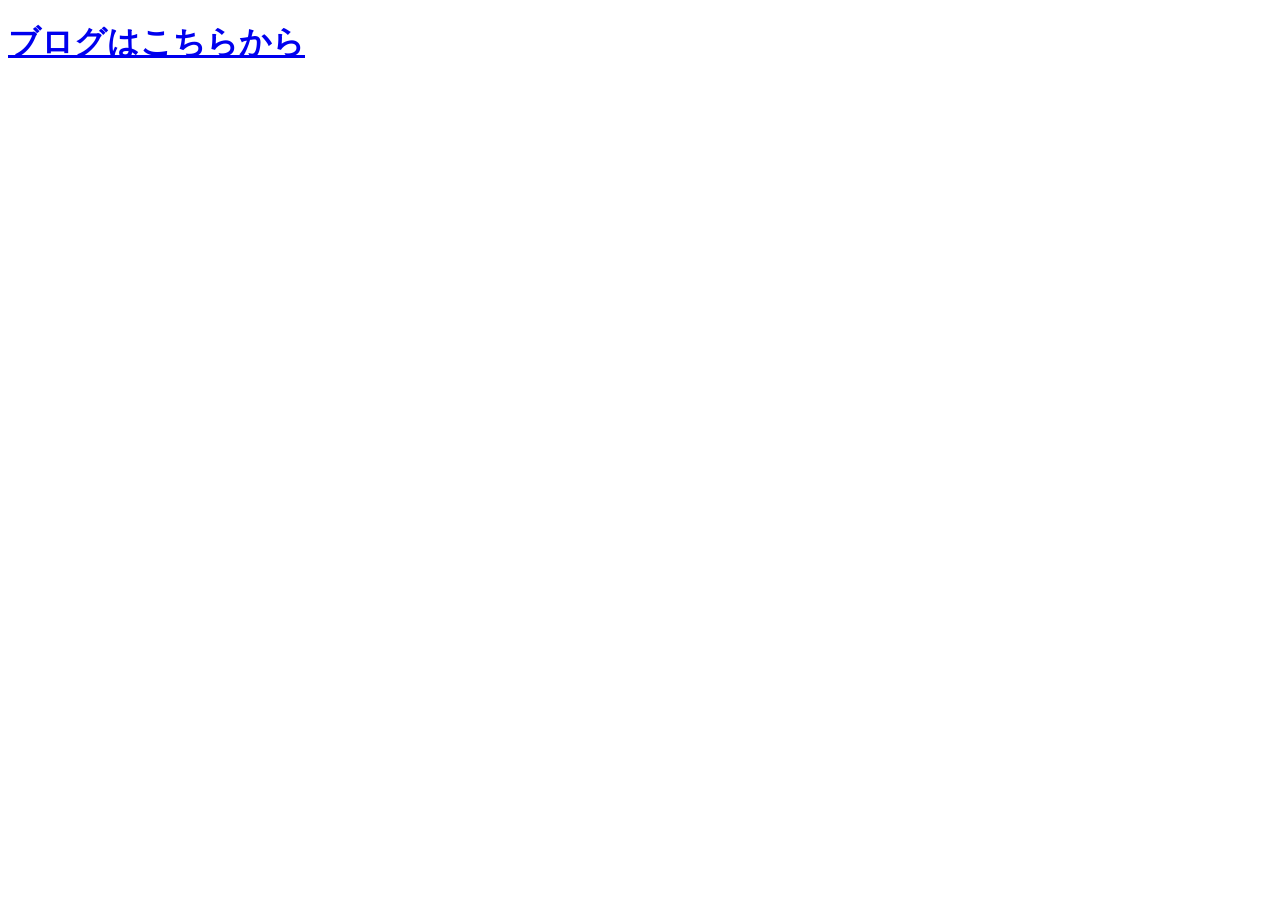
<file: index.html>
<!DOCTYPE html>
<html lang="en">
<head>
	<meta charset="UTF-8">
	<meta http-equiv="X-UA-Compatible" content="IE=edge">
	<meta name="viewport" content="width=device-width, initial-scale=1.0">
	<title>HoiLen Home</title>
</head>
<body>
	<h1><a href="./book/index.html">ブログはこちらから</a></h1>
</body>
</html>
</file>
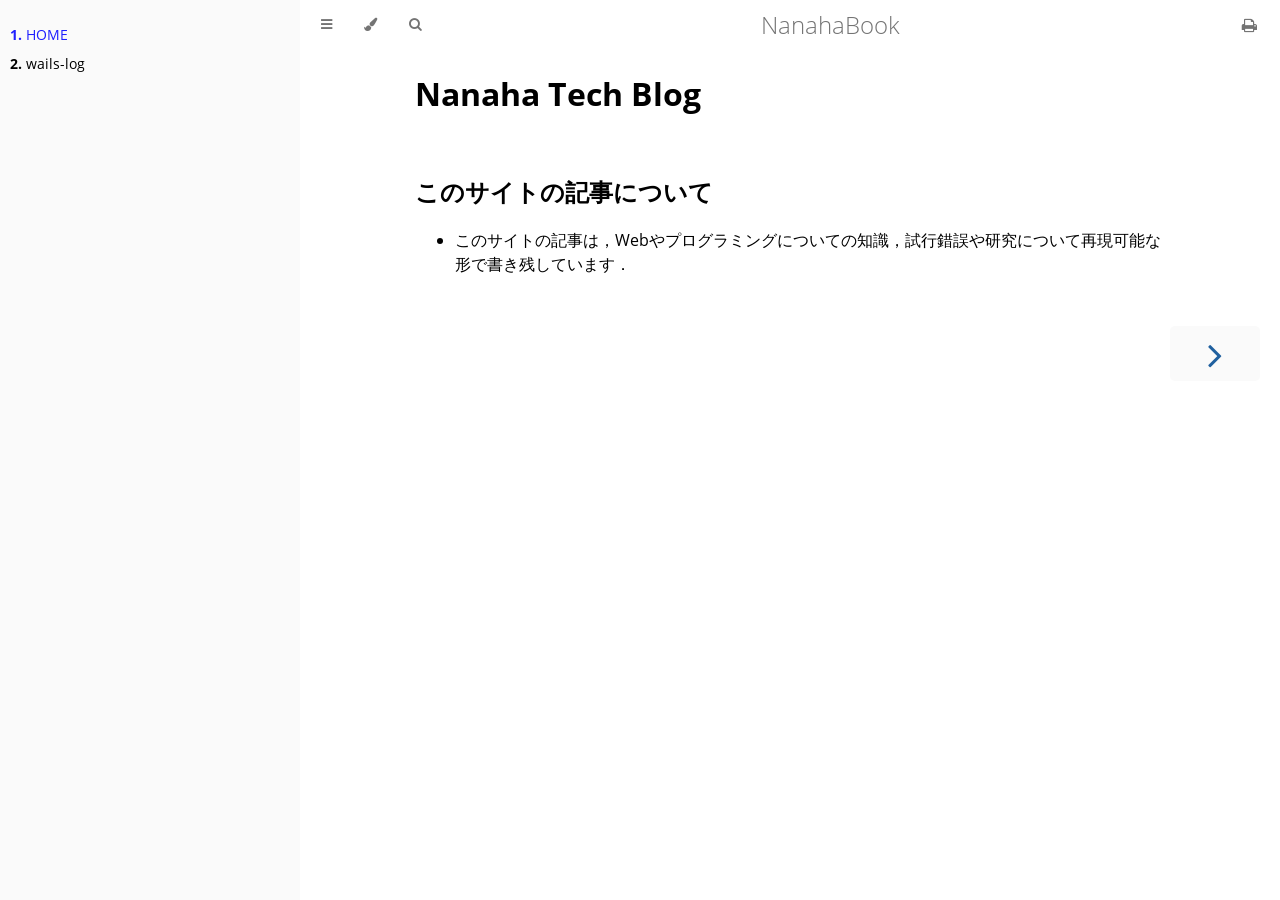
<file: book/index.html>
<!DOCTYPE HTML>
<html lang="en" class="sidebar-visible no-js light">
    <head>
        <!-- Book generated using mdBook -->
        <meta charset="UTF-8">
        <title>HOME - NanahaBook</title>


        <!-- Custom HTML head -->
        
        <meta name="description" content="">
        <meta name="viewport" content="width=device-width, initial-scale=1">
        <meta name="theme-color" content="#ffffff" />

        <link rel="icon" href="favicon.svg">
        <link rel="shortcut icon" href="favicon.png">
        <link rel="stylesheet" href="css/variables.css">
        <link rel="stylesheet" href="css/general.css">
        <link rel="stylesheet" href="css/chrome.css">
        <link rel="stylesheet" href="css/print.css" media="print">

        <!-- Fonts -->
        <link rel="stylesheet" href="FontAwesome/css/font-awesome.css">
        <link rel="stylesheet" href="fonts/fonts.css">

        <!-- Highlight.js Stylesheets -->
        <link rel="stylesheet" href="highlight.css">
        <link rel="stylesheet" href="tomorrow-night.css">
        <link rel="stylesheet" href="ayu-highlight.css">

        <!-- Custom theme stylesheets -->

    </head>
    <body>
    <div id="body-container">
        <!-- Provide site root to javascript -->
        <script>
            var path_to_root = "";
            var default_theme = window.matchMedia("(prefers-color-scheme: dark)").matches ? "navy" : "light";
        </script>

        <!-- Work around some values being stored in localStorage wrapped in quotes -->
        <script>
            try {
                var theme = localStorage.getItem('mdbook-theme');
                var sidebar = localStorage.getItem('mdbook-sidebar');

                if (theme.startsWith('"') && theme.endsWith('"')) {
                    localStorage.setItem('mdbook-theme', theme.slice(1, theme.length - 1));
                }

                if (sidebar.startsWith('"') && sidebar.endsWith('"')) {
                    localStorage.setItem('mdbook-sidebar', sidebar.slice(1, sidebar.length - 1));
                }
            } catch (e) { }
        </script>

        <!-- Set the theme before any content is loaded, prevents flash -->
        <script>
            var theme;
            try { theme = localStorage.getItem('mdbook-theme'); } catch(e) { }
            if (theme === null || theme === undefined) { theme = default_theme; }
            var html = document.querySelector('html');
            html.classList.remove('no-js')
            html.classList.remove('light')
            html.classList.add(theme);
            html.classList.add('js');
        </script>

        <!-- Hide / unhide sidebar before it is displayed -->
        <script>
            var html = document.querySelector('html');
            var sidebar = null;
            if (document.body.clientWidth >= 1080) {
                try { sidebar = localStorage.getItem('mdbook-sidebar'); } catch(e) { }
                sidebar = sidebar || 'visible';
            } else {
                sidebar = 'hidden';
            }
            html.classList.remove('sidebar-visible');
            html.classList.add("sidebar-" + sidebar);
        </script>

        <nav id="sidebar" class="sidebar" aria-label="Table of contents">
            <div class="sidebar-scrollbox">
                <ol class="chapter"><li class="chapter-item expanded "><a href="home.html" class="active"><strong aria-hidden="true">1.</strong> HOME</a></li><li class="chapter-item expanded "><a href="wails-log.html"><strong aria-hidden="true">2.</strong> wails-log</a></li></ol>
            </div>
            <div id="sidebar-resize-handle" class="sidebar-resize-handle"></div>
        </nav>

        <div id="page-wrapper" class="page-wrapper">

            <div class="page">
                                <div id="menu-bar-hover-placeholder"></div>
                <div id="menu-bar" class="menu-bar sticky bordered">
                    <div class="left-buttons">
                        <button id="sidebar-toggle" class="icon-button" type="button" title="Toggle Table of Contents" aria-label="Toggle Table of Contents" aria-controls="sidebar">
                            <i class="fa fa-bars"></i>
                        </button>
                        <button id="theme-toggle" class="icon-button" type="button" title="Change theme" aria-label="Change theme" aria-haspopup="true" aria-expanded="false" aria-controls="theme-list">
                            <i class="fa fa-paint-brush"></i>
                        </button>
                        <ul id="theme-list" class="theme-popup" aria-label="Themes" role="menu">
                            <li role="none"><button role="menuitem" class="theme" id="light">Light</button></li>
                            <li role="none"><button role="menuitem" class="theme" id="rust">Rust</button></li>
                            <li role="none"><button role="menuitem" class="theme" id="coal">Coal</button></li>
                            <li role="none"><button role="menuitem" class="theme" id="navy">Navy</button></li>
                            <li role="none"><button role="menuitem" class="theme" id="ayu">Ayu</button></li>
                        </ul>
                        <button id="search-toggle" class="icon-button" type="button" title="Search. (Shortkey: s)" aria-label="Toggle Searchbar" aria-expanded="false" aria-keyshortcuts="S" aria-controls="searchbar">
                            <i class="fa fa-search"></i>
                        </button>
                    </div>

                    <h1 class="menu-title">NanahaBook</h1>

                    <div class="right-buttons">
                        <a href="print.html" title="Print this book" aria-label="Print this book">
                            <i id="print-button" class="fa fa-print"></i>
                        </a>

                    </div>
                </div>

                <div id="search-wrapper" class="hidden">
                    <form id="searchbar-outer" class="searchbar-outer">
                        <input type="search" id="searchbar" name="searchbar" placeholder="Search this book ..." aria-controls="searchresults-outer" aria-describedby="searchresults-header">
                    </form>
                    <div id="searchresults-outer" class="searchresults-outer hidden">
                        <div id="searchresults-header" class="searchresults-header"></div>
                        <ul id="searchresults">
                        </ul>
                    </div>
                </div>

                <!-- Apply ARIA attributes after the sidebar and the sidebar toggle button are added to the DOM -->
                <script>
                    document.getElementById('sidebar-toggle').setAttribute('aria-expanded', sidebar === 'visible');
                    document.getElementById('sidebar').setAttribute('aria-hidden', sidebar !== 'visible');
                    Array.from(document.querySelectorAll('#sidebar a')).forEach(function(link) {
                        link.setAttribute('tabIndex', sidebar === 'visible' ? 0 : -1);
                    });
                </script>

                <div id="content" class="content">
                    <main>
                        <h1 id="nanaha-tech-blog"><a class="header" href="#nanaha-tech-blog">Nanaha Tech Blog</a></h1>
<h2 id="このサイトの記事について"><a class="header" href="#このサイトの記事について">このサイトの記事について</a></h2>
<ul>
<li>このサイトの記事は，Webやプログラミングについての知識，試行錯誤や研究について再現可能な形で書き残しています．</li>
</ul>

                    </main>

                    <nav class="nav-wrapper" aria-label="Page navigation">
                        <!-- Mobile navigation buttons -->

                            <a rel="next" href="wails-log.html" class="mobile-nav-chapters next" title="Next chapter" aria-label="Next chapter" aria-keyshortcuts="Right">
                                <i class="fa fa-angle-right"></i>
                            </a>

                        <div style="clear: both"></div>
                    </nav>
                </div>
            </div>

            <nav class="nav-wide-wrapper" aria-label="Page navigation">

                    <a rel="next" href="wails-log.html" class="nav-chapters next" title="Next chapter" aria-label="Next chapter" aria-keyshortcuts="Right">
                        <i class="fa fa-angle-right"></i>
                    </a>
            </nav>

        </div>




        <script>
            window.playground_copyable = true;
        </script>


        <script src="elasticlunr.min.js"></script>
        <script src="mark.min.js"></script>
        <script src="searcher.js"></script>

        <script src="clipboard.min.js"></script>
        <script src="highlight.js"></script>
        <script src="book.js"></script>

        <!-- Custom JS scripts -->


    </div>
    </body>
</html>
</file>
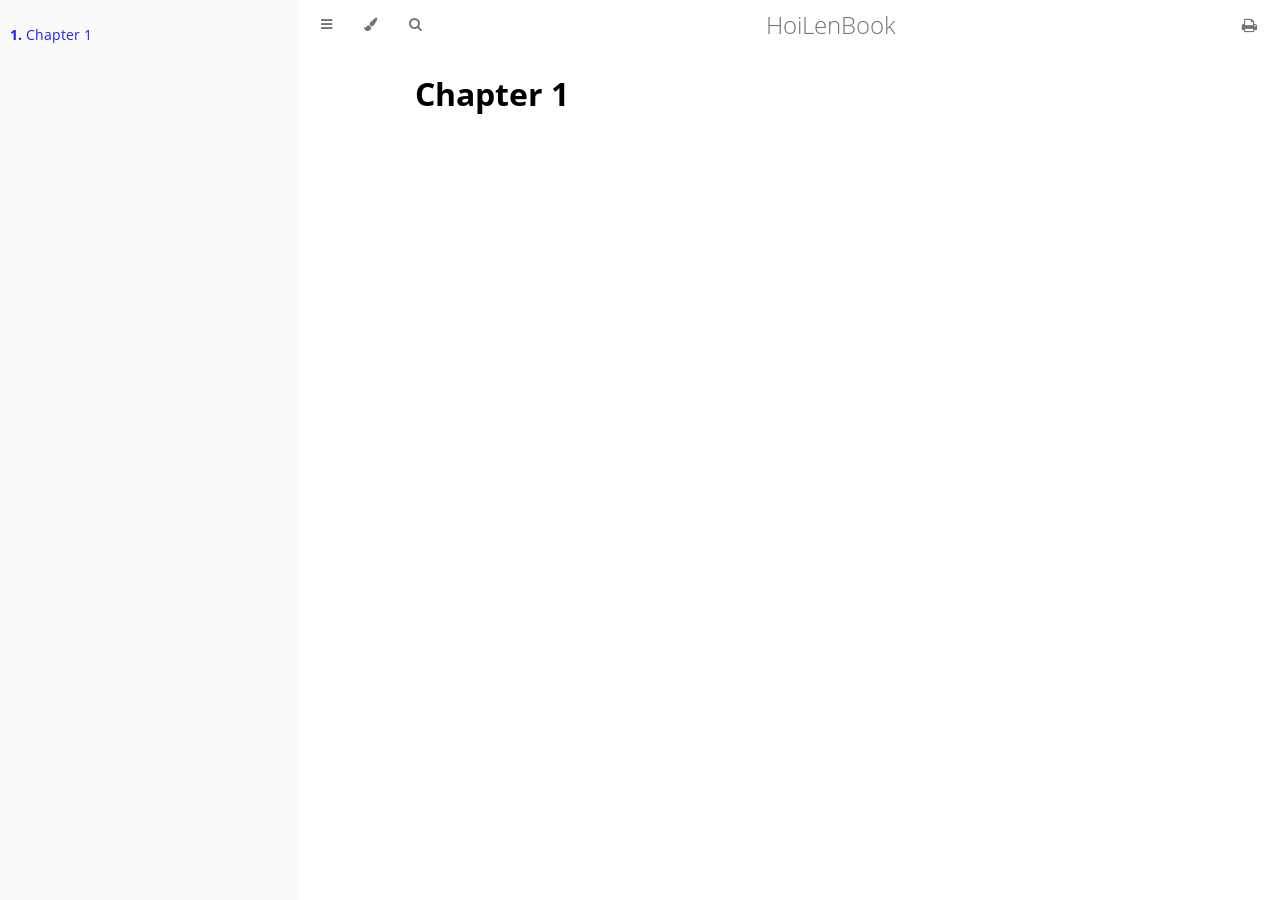
<file: book/chapter_1.html>
<!DOCTYPE HTML>
<html lang="en" class="sidebar-visible no-js light">
    <head>
        <!-- Book generated using mdBook -->
        <meta charset="UTF-8">
        <title>Chapter 1 - HoiLenBook</title>


        <!-- Custom HTML head -->
        
        <meta name="description" content="">
        <meta name="viewport" content="width=device-width, initial-scale=1">
        <meta name="theme-color" content="#ffffff" />

        <link rel="icon" href="favicon.svg">
        <link rel="shortcut icon" href="favicon.png">
        <link rel="stylesheet" href="css/variables.css">
        <link rel="stylesheet" href="css/general.css">
        <link rel="stylesheet" href="css/chrome.css">
        <link rel="stylesheet" href="css/print.css" media="print">

        <!-- Fonts -->
        <link rel="stylesheet" href="FontAwesome/css/font-awesome.css">
        <link rel="stylesheet" href="fonts/fonts.css">

        <!-- Highlight.js Stylesheets -->
        <link rel="stylesheet" href="highlight.css">
        <link rel="stylesheet" href="tomorrow-night.css">
        <link rel="stylesheet" href="ayu-highlight.css">

        <!-- Custom theme stylesheets -->

    </head>
    <body>
    <div id="body-container">
        <!-- Provide site root to javascript -->
        <script>
            var path_to_root = "";
            var default_theme = window.matchMedia("(prefers-color-scheme: dark)").matches ? "navy" : "light";
        </script>

        <!-- Work around some values being stored in localStorage wrapped in quotes -->
        <script>
            try {
                var theme = localStorage.getItem('mdbook-theme');
                var sidebar = localStorage.getItem('mdbook-sidebar');

                if (theme.startsWith('"') && theme.endsWith('"')) {
                    localStorage.setItem('mdbook-theme', theme.slice(1, theme.length - 1));
                }

                if (sidebar.startsWith('"') && sidebar.endsWith('"')) {
                    localStorage.setItem('mdbook-sidebar', sidebar.slice(1, sidebar.length - 1));
                }
            } catch (e) { }
        </script>

        <!-- Set the theme before any content is loaded, prevents flash -->
        <script>
            var theme;
            try { theme = localStorage.getItem('mdbook-theme'); } catch(e) { }
            if (theme === null || theme === undefined) { theme = default_theme; }
            var html = document.querySelector('html');
            html.classList.remove('no-js')
            html.classList.remove('light')
            html.classList.add(theme);
            html.classList.add('js');
        </script>

        <!-- Hide / unhide sidebar before it is displayed -->
        <script>
            var html = document.querySelector('html');
            var sidebar = null;
            if (document.body.clientWidth >= 1080) {
                try { sidebar = localStorage.getItem('mdbook-sidebar'); } catch(e) { }
                sidebar = sidebar || 'visible';
            } else {
                sidebar = 'hidden';
            }
            html.classList.remove('sidebar-visible');
            html.classList.add("sidebar-" + sidebar);
        </script>

        <nav id="sidebar" class="sidebar" aria-label="Table of contents">
            <div class="sidebar-scrollbox">
                <ol class="chapter"><li class="chapter-item expanded "><a href="chapter_1.html" class="active"><strong aria-hidden="true">1.</strong> Chapter 1</a></li></ol>
            </div>
            <div id="sidebar-resize-handle" class="sidebar-resize-handle"></div>
        </nav>

        <div id="page-wrapper" class="page-wrapper">

            <div class="page">
                                <div id="menu-bar-hover-placeholder"></div>
                <div id="menu-bar" class="menu-bar sticky bordered">
                    <div class="left-buttons">
                        <button id="sidebar-toggle" class="icon-button" type="button" title="Toggle Table of Contents" aria-label="Toggle Table of Contents" aria-controls="sidebar">
                            <i class="fa fa-bars"></i>
                        </button>
                        <button id="theme-toggle" class="icon-button" type="button" title="Change theme" aria-label="Change theme" aria-haspopup="true" aria-expanded="false" aria-controls="theme-list">
                            <i class="fa fa-paint-brush"></i>
                        </button>
                        <ul id="theme-list" class="theme-popup" aria-label="Themes" role="menu">
                            <li role="none"><button role="menuitem" class="theme" id="light">Light</button></li>
                            <li role="none"><button role="menuitem" class="theme" id="rust">Rust</button></li>
                            <li role="none"><button role="menuitem" class="theme" id="coal">Coal</button></li>
                            <li role="none"><button role="menuitem" class="theme" id="navy">Navy</button></li>
                            <li role="none"><button role="menuitem" class="theme" id="ayu">Ayu</button></li>
                        </ul>
                        <button id="search-toggle" class="icon-button" type="button" title="Search. (Shortkey: s)" aria-label="Toggle Searchbar" aria-expanded="false" aria-keyshortcuts="S" aria-controls="searchbar">
                            <i class="fa fa-search"></i>
                        </button>
                    </div>

                    <h1 class="menu-title">HoiLenBook</h1>

                    <div class="right-buttons">
                        <a href="print.html" title="Print this book" aria-label="Print this book">
                            <i id="print-button" class="fa fa-print"></i>
                        </a>

                    </div>
                </div>

                <div id="search-wrapper" class="hidden">
                    <form id="searchbar-outer" class="searchbar-outer">
                        <input type="search" id="searchbar" name="searchbar" placeholder="Search this book ..." aria-controls="searchresults-outer" aria-describedby="searchresults-header">
                    </form>
                    <div id="searchresults-outer" class="searchresults-outer hidden">
                        <div id="searchresults-header" class="searchresults-header"></div>
                        <ul id="searchresults">
                        </ul>
                    </div>
                </div>

                <!-- Apply ARIA attributes after the sidebar and the sidebar toggle button are added to the DOM -->
                <script>
                    document.getElementById('sidebar-toggle').setAttribute('aria-expanded', sidebar === 'visible');
                    document.getElementById('sidebar').setAttribute('aria-hidden', sidebar !== 'visible');
                    Array.from(document.querySelectorAll('#sidebar a')).forEach(function(link) {
                        link.setAttribute('tabIndex', sidebar === 'visible' ? 0 : -1);
                    });
                </script>

                <div id="content" class="content">
                    <main>
                        <h1 id="chapter-1"><a class="header" href="#chapter-1">Chapter 1</a></h1>

                    </main>

                    <nav class="nav-wrapper" aria-label="Page navigation">
                        <!-- Mobile navigation buttons -->


                        <div style="clear: both"></div>
                    </nav>
                </div>
            </div>

            <nav class="nav-wide-wrapper" aria-label="Page navigation">

            </nav>

        </div>

        <!-- Livereload script (if served using the cli tool) -->
        <script>
            const wsProtocol = location.protocol === 'https:' ? 'wss:' : 'ws:';
            const wsAddress = wsProtocol + "//" + location.host + "/" + "__livereload";
            const socket = new WebSocket(wsAddress);
            socket.onmessage = function (event) {
                if (event.data === "reload") {
                    socket.close();
                    location.reload();
                }
            };

            window.onbeforeunload = function() {
                socket.close();
            }
        </script>



        <script>
            window.playground_copyable = true;
        </script>


        <script src="elasticlunr.min.js"></script>
        <script src="mark.min.js"></script>
        <script src="searcher.js"></script>

        <script src="clipboard.min.js"></script>
        <script src="highlight.js"></script>
        <script src="book.js"></script>

        <!-- Custom JS scripts -->


    </div>
    </body>
</html>
</file>
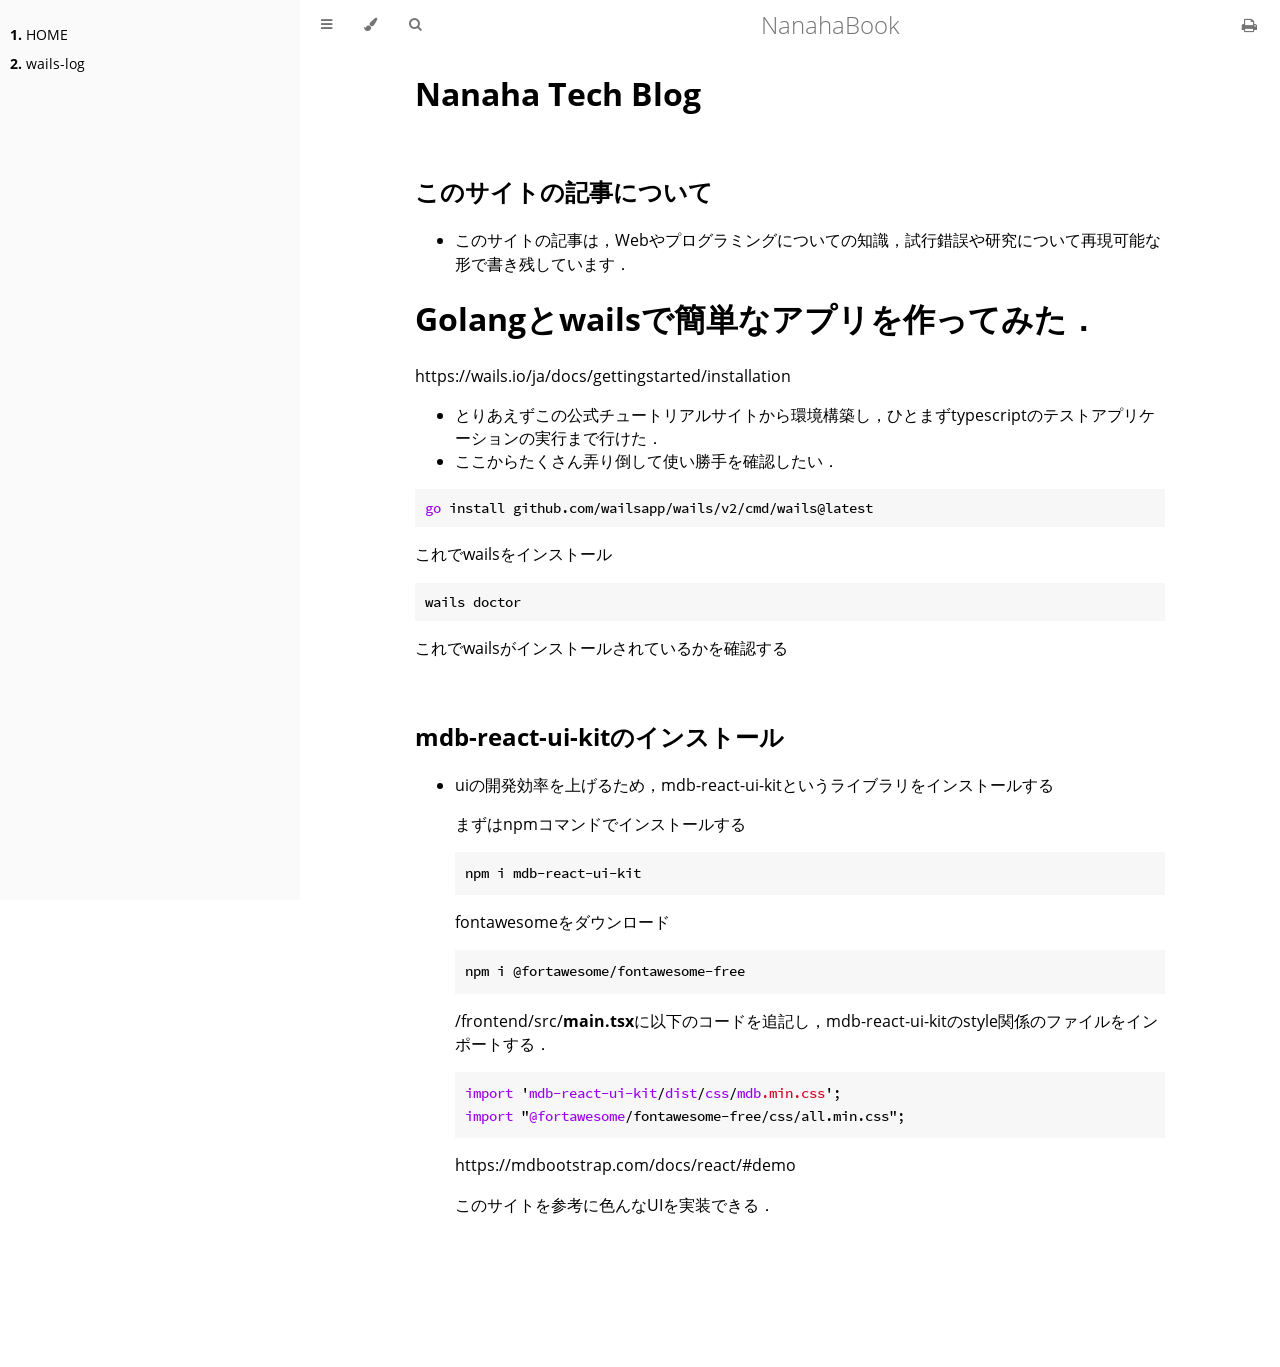
<file: book/print.html>
<!DOCTYPE HTML>
<html lang="en" class="sidebar-visible no-js light">
    <head>
        <!-- Book generated using mdBook -->
        <meta charset="UTF-8">
        <title>NanahaBook</title>
        <meta name="robots" content="noindex" />


        <!-- Custom HTML head -->
        
        <meta name="description" content="">
        <meta name="viewport" content="width=device-width, initial-scale=1">
        <meta name="theme-color" content="#ffffff" />

        <link rel="icon" href="favicon.svg">
        <link rel="shortcut icon" href="favicon.png">
        <link rel="stylesheet" href="css/variables.css">
        <link rel="stylesheet" href="css/general.css">
        <link rel="stylesheet" href="css/chrome.css">
        <link rel="stylesheet" href="css/print.css" media="print">

        <!-- Fonts -->
        <link rel="stylesheet" href="FontAwesome/css/font-awesome.css">
        <link rel="stylesheet" href="fonts/fonts.css">

        <!-- Highlight.js Stylesheets -->
        <link rel="stylesheet" href="highlight.css">
        <link rel="stylesheet" href="tomorrow-night.css">
        <link rel="stylesheet" href="ayu-highlight.css">

        <!-- Custom theme stylesheets -->

    </head>
    <body>
    <div id="body-container">
        <!-- Provide site root to javascript -->
        <script>
            var path_to_root = "";
            var default_theme = window.matchMedia("(prefers-color-scheme: dark)").matches ? "navy" : "light";
        </script>

        <!-- Work around some values being stored in localStorage wrapped in quotes -->
        <script>
            try {
                var theme = localStorage.getItem('mdbook-theme');
                var sidebar = localStorage.getItem('mdbook-sidebar');

                if (theme.startsWith('"') && theme.endsWith('"')) {
                    localStorage.setItem('mdbook-theme', theme.slice(1, theme.length - 1));
                }

                if (sidebar.startsWith('"') && sidebar.endsWith('"')) {
                    localStorage.setItem('mdbook-sidebar', sidebar.slice(1, sidebar.length - 1));
                }
            } catch (e) { }
        </script>

        <!-- Set the theme before any content is loaded, prevents flash -->
        <script>
            var theme;
            try { theme = localStorage.getItem('mdbook-theme'); } catch(e) { }
            if (theme === null || theme === undefined) { theme = default_theme; }
            var html = document.querySelector('html');
            html.classList.remove('no-js')
            html.classList.remove('light')
            html.classList.add(theme);
            html.classList.add('js');
        </script>

        <!-- Hide / unhide sidebar before it is displayed -->
        <script>
            var html = document.querySelector('html');
            var sidebar = null;
            if (document.body.clientWidth >= 1080) {
                try { sidebar = localStorage.getItem('mdbook-sidebar'); } catch(e) { }
                sidebar = sidebar || 'visible';
            } else {
                sidebar = 'hidden';
            }
            html.classList.remove('sidebar-visible');
            html.classList.add("sidebar-" + sidebar);
        </script>

        <nav id="sidebar" class="sidebar" aria-label="Table of contents">
            <div class="sidebar-scrollbox">
                <ol class="chapter"><li class="chapter-item expanded "><a href="home.html"><strong aria-hidden="true">1.</strong> HOME</a></li><li class="chapter-item expanded "><a href="wails-log.html"><strong aria-hidden="true">2.</strong> wails-log</a></li></ol>
            </div>
            <div id="sidebar-resize-handle" class="sidebar-resize-handle"></div>
        </nav>

        <div id="page-wrapper" class="page-wrapper">

            <div class="page">
                                <div id="menu-bar-hover-placeholder"></div>
                <div id="menu-bar" class="menu-bar sticky bordered">
                    <div class="left-buttons">
                        <button id="sidebar-toggle" class="icon-button" type="button" title="Toggle Table of Contents" aria-label="Toggle Table of Contents" aria-controls="sidebar">
                            <i class="fa fa-bars"></i>
                        </button>
                        <button id="theme-toggle" class="icon-button" type="button" title="Change theme" aria-label="Change theme" aria-haspopup="true" aria-expanded="false" aria-controls="theme-list">
                            <i class="fa fa-paint-brush"></i>
                        </button>
                        <ul id="theme-list" class="theme-popup" aria-label="Themes" role="menu">
                            <li role="none"><button role="menuitem" class="theme" id="light">Light</button></li>
                            <li role="none"><button role="menuitem" class="theme" id="rust">Rust</button></li>
                            <li role="none"><button role="menuitem" class="theme" id="coal">Coal</button></li>
                            <li role="none"><button role="menuitem" class="theme" id="navy">Navy</button></li>
                            <li role="none"><button role="menuitem" class="theme" id="ayu">Ayu</button></li>
                        </ul>
                        <button id="search-toggle" class="icon-button" type="button" title="Search. (Shortkey: s)" aria-label="Toggle Searchbar" aria-expanded="false" aria-keyshortcuts="S" aria-controls="searchbar">
                            <i class="fa fa-search"></i>
                        </button>
                    </div>

                    <h1 class="menu-title">NanahaBook</h1>

                    <div class="right-buttons">
                        <a href="print.html" title="Print this book" aria-label="Print this book">
                            <i id="print-button" class="fa fa-print"></i>
                        </a>

                    </div>
                </div>

                <div id="search-wrapper" class="hidden">
                    <form id="searchbar-outer" class="searchbar-outer">
                        <input type="search" id="searchbar" name="searchbar" placeholder="Search this book ..." aria-controls="searchresults-outer" aria-describedby="searchresults-header">
                    </form>
                    <div id="searchresults-outer" class="searchresults-outer hidden">
                        <div id="searchresults-header" class="searchresults-header"></div>
                        <ul id="searchresults">
                        </ul>
                    </div>
                </div>

                <!-- Apply ARIA attributes after the sidebar and the sidebar toggle button are added to the DOM -->
                <script>
                    document.getElementById('sidebar-toggle').setAttribute('aria-expanded', sidebar === 'visible');
                    document.getElementById('sidebar').setAttribute('aria-hidden', sidebar !== 'visible');
                    Array.from(document.querySelectorAll('#sidebar a')).forEach(function(link) {
                        link.setAttribute('tabIndex', sidebar === 'visible' ? 0 : -1);
                    });
                </script>

                <div id="content" class="content">
                    <main>
                        <h1 id="nanaha-tech-blog"><a class="header" href="#nanaha-tech-blog">Nanaha Tech Blog</a></h1>
<h2 id="このサイトの記事について"><a class="header" href="#このサイトの記事について">このサイトの記事について</a></h2>
<ul>
<li>このサイトの記事は，Webやプログラミングについての知識，試行錯誤や研究について再現可能な形で書き残しています．</li>
</ul>
<div style="break-before: page; page-break-before: always;"></div><h1 id="golangとwailsで簡単なアプリを作ってみた"><a class="header" href="#golangとwailsで簡単なアプリを作ってみた">Golangとwailsで簡単なアプリを作ってみた．</a></h1>
<p>https://wails.io/ja/docs/gettingstarted/installation</p>
<ul>
<li>とりあえずこの公式チュートリアルサイトから環境構築し，ひとまずtypescriptのテストアプリケーションの実行まで行けた．</li>
<li>ここからたくさん弄り倒して使い勝手を確認したい．</li>
</ul>
<pre><code class="language-go">go install github.com/wailsapp/wails/v2/cmd/wails@latest
</code></pre>
<p>これでwailsをインストール</p>
<pre><code class="language-go">wails doctor
</code></pre>
<p>これでwailsがインストールされているかを確認する</p>
<h2 id="mdb-react-ui-kitのインストール"><a class="header" href="#mdb-react-ui-kitのインストール">mdb-react-ui-kitのインストール</a></h2>
<ul>
<li>
<p>uiの開発効率を上げるため，mdb-react-ui-kitというライブラリをインストールする</p>
<p>まずはnpmコマンドでインストールする</p>
<pre><code class="language-bash">npm i mdb-react-ui-kit
</code></pre>
<p>fontawesomeをダウンロード</p>
<pre><code class="language-bash">npm i @fortawesome/fontawesome-free
</code></pre>
<p>/frontend/src/<strong>main.tsx</strong>に以下のコードを追記し，mdb-react-ui-kitのstyle関係のファイルをインポートする．</p>
<pre><code class="language-css">import 'mdb-react-ui-kit/dist/css/mdb.min.css';
import &quot;@fortawesome/fontawesome-free/css/all.min.css&quot;;
</code></pre>
<p>https://mdbootstrap.com/docs/react/#demo</p>
<p>このサイトを参考に色んなUIを実装できる．</p>
</li>
</ul>

                    </main>

                    <nav class="nav-wrapper" aria-label="Page navigation">
                        <!-- Mobile navigation buttons -->


                        <div style="clear: both"></div>
                    </nav>
                </div>
            </div>

            <nav class="nav-wide-wrapper" aria-label="Page navigation">

            </nav>

        </div>




        <script>
            window.playground_copyable = true;
        </script>


        <script src="elasticlunr.min.js"></script>
        <script src="mark.min.js"></script>
        <script src="searcher.js"></script>

        <script src="clipboard.min.js"></script>
        <script src="highlight.js"></script>
        <script src="book.js"></script>

        <!-- Custom JS scripts -->

        <script>
        window.addEventListener('load', function() {
            window.setTimeout(window.print, 100);
        });
        </script>

    </div>
    </body>
</html>
</file>
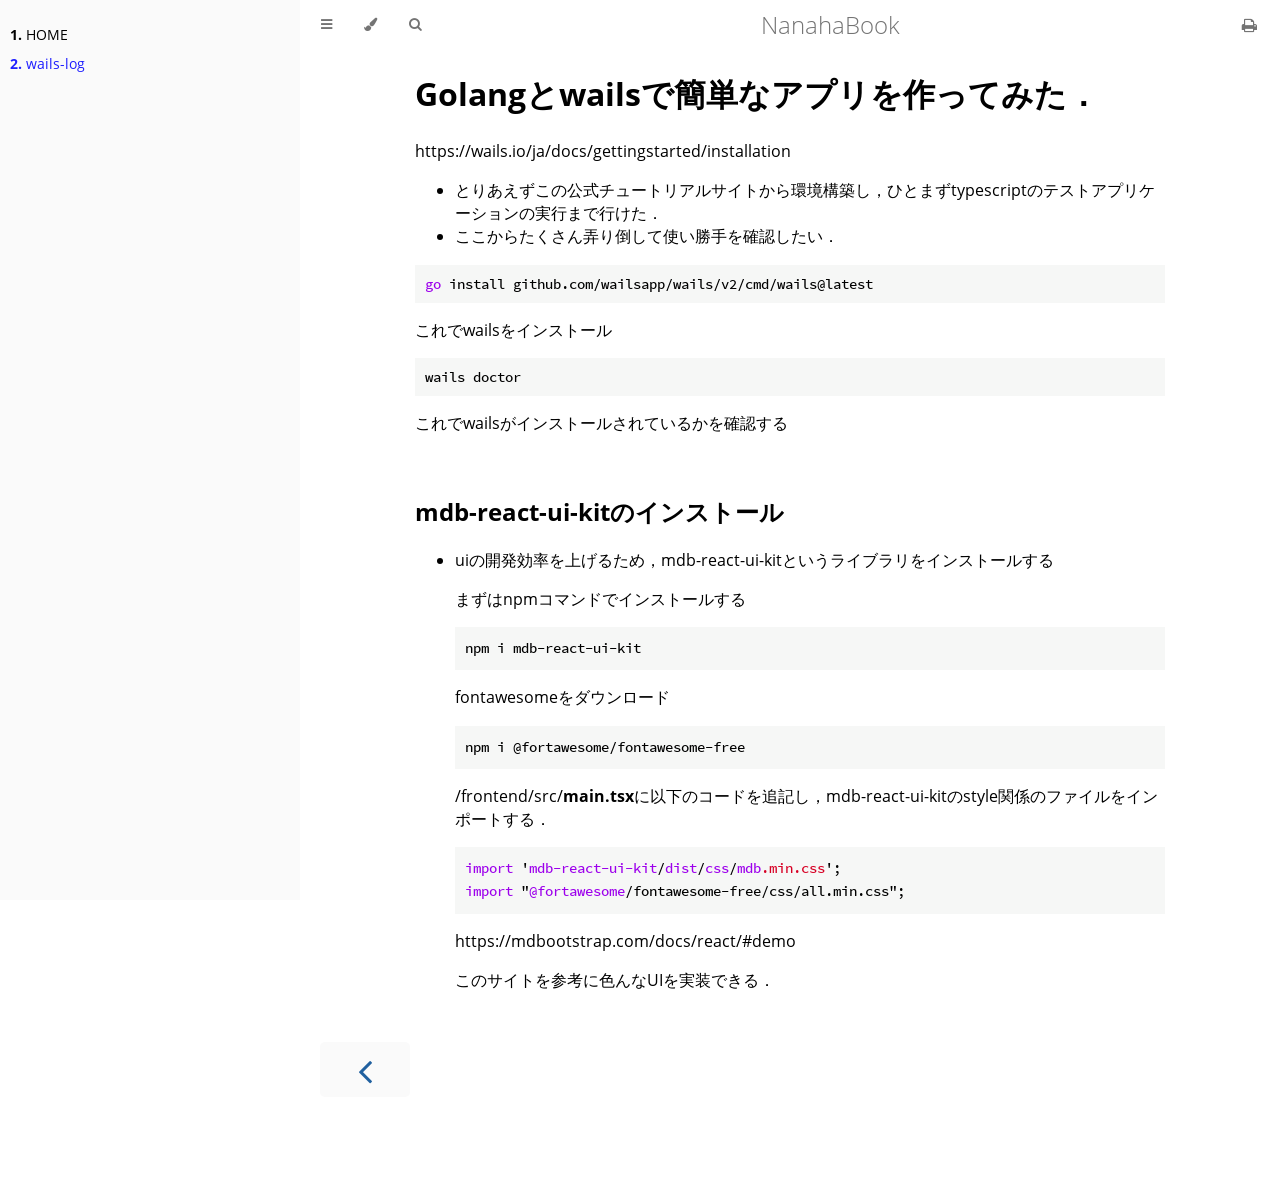
<file: book/wails-log.html>
<!DOCTYPE HTML>
<html lang="en" class="sidebar-visible no-js light">
    <head>
        <!-- Book generated using mdBook -->
        <meta charset="UTF-8">
        <title>wails-log - NanahaBook</title>


        <!-- Custom HTML head -->
        
        <meta name="description" content="">
        <meta name="viewport" content="width=device-width, initial-scale=1">
        <meta name="theme-color" content="#ffffff" />

        <link rel="icon" href="favicon.svg">
        <link rel="shortcut icon" href="favicon.png">
        <link rel="stylesheet" href="css/variables.css">
        <link rel="stylesheet" href="css/general.css">
        <link rel="stylesheet" href="css/chrome.css">
        <link rel="stylesheet" href="css/print.css" media="print">

        <!-- Fonts -->
        <link rel="stylesheet" href="FontAwesome/css/font-awesome.css">
        <link rel="stylesheet" href="fonts/fonts.css">

        <!-- Highlight.js Stylesheets -->
        <link rel="stylesheet" href="highlight.css">
        <link rel="stylesheet" href="tomorrow-night.css">
        <link rel="stylesheet" href="ayu-highlight.css">

        <!-- Custom theme stylesheets -->

    </head>
    <body>
    <div id="body-container">
        <!-- Provide site root to javascript -->
        <script>
            var path_to_root = "";
            var default_theme = window.matchMedia("(prefers-color-scheme: dark)").matches ? "navy" : "light";
        </script>

        <!-- Work around some values being stored in localStorage wrapped in quotes -->
        <script>
            try {
                var theme = localStorage.getItem('mdbook-theme');
                var sidebar = localStorage.getItem('mdbook-sidebar');

                if (theme.startsWith('"') && theme.endsWith('"')) {
                    localStorage.setItem('mdbook-theme', theme.slice(1, theme.length - 1));
                }

                if (sidebar.startsWith('"') && sidebar.endsWith('"')) {
                    localStorage.setItem('mdbook-sidebar', sidebar.slice(1, sidebar.length - 1));
                }
            } catch (e) { }
        </script>

        <!-- Set the theme before any content is loaded, prevents flash -->
        <script>
            var theme;
            try { theme = localStorage.getItem('mdbook-theme'); } catch(e) { }
            if (theme === null || theme === undefined) { theme = default_theme; }
            var html = document.querySelector('html');
            html.classList.remove('no-js')
            html.classList.remove('light')
            html.classList.add(theme);
            html.classList.add('js');
        </script>

        <!-- Hide / unhide sidebar before it is displayed -->
        <script>
            var html = document.querySelector('html');
            var sidebar = null;
            if (document.body.clientWidth >= 1080) {
                try { sidebar = localStorage.getItem('mdbook-sidebar'); } catch(e) { }
                sidebar = sidebar || 'visible';
            } else {
                sidebar = 'hidden';
            }
            html.classList.remove('sidebar-visible');
            html.classList.add("sidebar-" + sidebar);
        </script>

        <nav id="sidebar" class="sidebar" aria-label="Table of contents">
            <div class="sidebar-scrollbox">
                <ol class="chapter"><li class="chapter-item expanded "><a href="home.html"><strong aria-hidden="true">1.</strong> HOME</a></li><li class="chapter-item expanded "><a href="wails-log.html" class="active"><strong aria-hidden="true">2.</strong> wails-log</a></li></ol>
            </div>
            <div id="sidebar-resize-handle" class="sidebar-resize-handle"></div>
        </nav>

        <div id="page-wrapper" class="page-wrapper">

            <div class="page">
                                <div id="menu-bar-hover-placeholder"></div>
                <div id="menu-bar" class="menu-bar sticky bordered">
                    <div class="left-buttons">
                        <button id="sidebar-toggle" class="icon-button" type="button" title="Toggle Table of Contents" aria-label="Toggle Table of Contents" aria-controls="sidebar">
                            <i class="fa fa-bars"></i>
                        </button>
                        <button id="theme-toggle" class="icon-button" type="button" title="Change theme" aria-label="Change theme" aria-haspopup="true" aria-expanded="false" aria-controls="theme-list">
                            <i class="fa fa-paint-brush"></i>
                        </button>
                        <ul id="theme-list" class="theme-popup" aria-label="Themes" role="menu">
                            <li role="none"><button role="menuitem" class="theme" id="light">Light</button></li>
                            <li role="none"><button role="menuitem" class="theme" id="rust">Rust</button></li>
                            <li role="none"><button role="menuitem" class="theme" id="coal">Coal</button></li>
                            <li role="none"><button role="menuitem" class="theme" id="navy">Navy</button></li>
                            <li role="none"><button role="menuitem" class="theme" id="ayu">Ayu</button></li>
                        </ul>
                        <button id="search-toggle" class="icon-button" type="button" title="Search. (Shortkey: s)" aria-label="Toggle Searchbar" aria-expanded="false" aria-keyshortcuts="S" aria-controls="searchbar">
                            <i class="fa fa-search"></i>
                        </button>
                    </div>

                    <h1 class="menu-title">NanahaBook</h1>

                    <div class="right-buttons">
                        <a href="print.html" title="Print this book" aria-label="Print this book">
                            <i id="print-button" class="fa fa-print"></i>
                        </a>

                    </div>
                </div>

                <div id="search-wrapper" class="hidden">
                    <form id="searchbar-outer" class="searchbar-outer">
                        <input type="search" id="searchbar" name="searchbar" placeholder="Search this book ..." aria-controls="searchresults-outer" aria-describedby="searchresults-header">
                    </form>
                    <div id="searchresults-outer" class="searchresults-outer hidden">
                        <div id="searchresults-header" class="searchresults-header"></div>
                        <ul id="searchresults">
                        </ul>
                    </div>
                </div>

                <!-- Apply ARIA attributes after the sidebar and the sidebar toggle button are added to the DOM -->
                <script>
                    document.getElementById('sidebar-toggle').setAttribute('aria-expanded', sidebar === 'visible');
                    document.getElementById('sidebar').setAttribute('aria-hidden', sidebar !== 'visible');
                    Array.from(document.querySelectorAll('#sidebar a')).forEach(function(link) {
                        link.setAttribute('tabIndex', sidebar === 'visible' ? 0 : -1);
                    });
                </script>

                <div id="content" class="content">
                    <main>
                        <h1 id="golangとwailsで簡単なアプリを作ってみた"><a class="header" href="#golangとwailsで簡単なアプリを作ってみた">Golangとwailsで簡単なアプリを作ってみた．</a></h1>
<p>https://wails.io/ja/docs/gettingstarted/installation</p>
<ul>
<li>とりあえずこの公式チュートリアルサイトから環境構築し，ひとまずtypescriptのテストアプリケーションの実行まで行けた．</li>
<li>ここからたくさん弄り倒して使い勝手を確認したい．</li>
</ul>
<pre><code class="language-go">go install github.com/wailsapp/wails/v2/cmd/wails@latest
</code></pre>
<p>これでwailsをインストール</p>
<pre><code class="language-go">wails doctor
</code></pre>
<p>これでwailsがインストールされているかを確認する</p>
<h2 id="mdb-react-ui-kitのインストール"><a class="header" href="#mdb-react-ui-kitのインストール">mdb-react-ui-kitのインストール</a></h2>
<ul>
<li>
<p>uiの開発効率を上げるため，mdb-react-ui-kitというライブラリをインストールする</p>
<p>まずはnpmコマンドでインストールする</p>
<pre><code class="language-bash">npm i mdb-react-ui-kit
</code></pre>
<p>fontawesomeをダウンロード</p>
<pre><code class="language-bash">npm i @fortawesome/fontawesome-free
</code></pre>
<p>/frontend/src/<strong>main.tsx</strong>に以下のコードを追記し，mdb-react-ui-kitのstyle関係のファイルをインポートする．</p>
<pre><code class="language-css">import 'mdb-react-ui-kit/dist/css/mdb.min.css';
import &quot;@fortawesome/fontawesome-free/css/all.min.css&quot;;
</code></pre>
<p>https://mdbootstrap.com/docs/react/#demo</p>
<p>このサイトを参考に色んなUIを実装できる．</p>
</li>
</ul>

                    </main>

                    <nav class="nav-wrapper" aria-label="Page navigation">
                        <!-- Mobile navigation buttons -->
                            <a rel="prev" href="home.html" class="mobile-nav-chapters previous" title="Previous chapter" aria-label="Previous chapter" aria-keyshortcuts="Left">
                                <i class="fa fa-angle-left"></i>
                            </a>


                        <div style="clear: both"></div>
                    </nav>
                </div>
            </div>

            <nav class="nav-wide-wrapper" aria-label="Page navigation">
                    <a rel="prev" href="home.html" class="nav-chapters previous" title="Previous chapter" aria-label="Previous chapter" aria-keyshortcuts="Left">
                        <i class="fa fa-angle-left"></i>
                    </a>

            </nav>

        </div>




        <script>
            window.playground_copyable = true;
        </script>


        <script src="elasticlunr.min.js"></script>
        <script src="mark.min.js"></script>
        <script src="searcher.js"></script>

        <script src="clipboard.min.js"></script>
        <script src="highlight.js"></script>
        <script src="book.js"></script>

        <!-- Custom JS scripts -->


    </div>
    </body>
</html>
</file>
<file: book/css/variables.css>
/* Globals */

:root {
    --sidebar-width: 300px;
    --page-padding: 15px;
    --content-max-width: 750px;
    --menu-bar-height: 50px;
    --mono-font: "Source Code Pro", Consolas, "Ubuntu Mono", Menlo, "DejaVu Sans Mono", monospace, monospace;
    --code-font-size: 0.875em /* please adjust the ace font size accordingly in editor.js */
}

/* Themes */

.ayu {
    --bg: hsl(210, 25%, 8%);
    --fg: #c5c5c5;

    --sidebar-bg: #14191f;
    --sidebar-fg: #c8c9db;
    --sidebar-non-existant: #5c6773;
    --sidebar-active: #ffb454;
    --sidebar-spacer: #2d334f;

    --scrollbar: var(--sidebar-fg);

    --icons: #737480;
    --icons-hover: #b7b9cc;

    --links: #0096cf;

    --inline-code-color: #ffb454;

    --theme-popup-bg: #14191f;
    --theme-popup-border: #5c6773;
    --theme-hover: #191f26;

    --quote-bg: hsl(226, 15%, 17%);
    --quote-border: hsl(226, 15%, 22%);

    --table-border-color: hsl(210, 25%, 13%);
    --table-header-bg: hsl(210, 25%, 28%);
    --table-alternate-bg: hsl(210, 25%, 11%);

    --searchbar-border-color: #848484;
    --searchbar-bg: #424242;
    --searchbar-fg: #fff;
    --searchbar-shadow-color: #d4c89f;
    --searchresults-header-fg: #666;
    --searchresults-border-color: #888;
    --searchresults-li-bg: #252932;
    --search-mark-bg: #e3b171;
}

.coal {
    --bg: hsl(200, 7%, 8%);
    --fg: #98a3ad;

    --sidebar-bg: #292c2f;
    --sidebar-fg: #a1adb8;
    --sidebar-non-existant: #505254;
    --sidebar-active: #3473ad;
    --sidebar-spacer: #393939;

    --scrollbar: var(--sidebar-fg);

    --icons: #43484d;
    --icons-hover: #b3c0cc;

    --links: #2b79a2;

    --inline-code-color: #c5c8c6;

    --theme-popup-bg: #141617;
    --theme-popup-border: #43484d;
    --theme-hover: #1f2124;

    --quote-bg: hsl(234, 21%, 18%);
    --quote-border: hsl(234, 21%, 23%);

    --table-border-color: hsl(200, 7%, 13%);
    --table-header-bg: hsl(200, 7%, 28%);
    --table-alternate-bg: hsl(200, 7%, 11%);

    --searchbar-border-color: #aaa;
    --searchbar-bg: #b7b7b7;
    --searchbar-fg: #000;
    --searchbar-shadow-color: #aaa;
    --searchresults-header-fg: #666;
    --searchresults-border-color: #98a3ad;
    --searchresults-li-bg: #2b2b2f;
    --search-mark-bg: #355c7d;
}

.light {
    --bg: hsl(0, 0%, 100%);
    --fg: hsl(0, 0%, 0%);

    --sidebar-bg: #fafafa;
    --sidebar-fg: hsl(0, 0%, 0%);
    --sidebar-non-existant: #aaaaaa;
    --sidebar-active: #1f1fff;
    --sidebar-spacer: #f4f4f4;

    --scrollbar: #8F8F8F;

    --icons: #747474;
    --icons-hover: #000000;

    --links: #20609f;

    --inline-code-color: #301900;

    --theme-popup-bg: #fafafa;
    --theme-popup-border: #cccccc;
    --theme-hover: #e6e6e6;

    --quote-bg: hsl(197, 37%, 96%);
    --quote-border: hsl(197, 37%, 91%);

    --table-border-color: hsl(0, 0%, 95%);
    --table-header-bg: hsl(0, 0%, 80%);
    --table-alternate-bg: hsl(0, 0%, 97%);

    --searchbar-border-color: #aaa;
    --searchbar-bg: #fafafa;
    --searchbar-fg: #000;
    --searchbar-shadow-color: #aaa;
    --searchresults-header-fg: #666;
    --searchresults-border-color: #888;
    --searchresults-li-bg: #e4f2fe;
    --search-mark-bg: #a2cff5;
}

.navy {
    --bg: hsl(226, 23%, 11%);
    --fg: #bcbdd0;

    --sidebar-bg: #282d3f;
    --sidebar-fg: #c8c9db;
    --sidebar-non-existant: #505274;
    --sidebar-active: #2b79a2;
    --sidebar-spacer: #2d334f;

    --scrollbar: var(--sidebar-fg);

    --icons: #737480;
    --icons-hover: #b7b9cc;

    --links: #2b79a2;

    --inline-code-color: #c5c8c6;

    --theme-popup-bg: #161923;
    --theme-popup-border: #737480;
    --theme-hover: #282e40;

    --quote-bg: hsl(226, 15%, 17%);
    --quote-border: hsl(226, 15%, 22%);

    --table-border-color: hsl(226, 23%, 16%);
    --table-header-bg: hsl(226, 23%, 31%);
    --table-alternate-bg: hsl(226, 23%, 14%);

    --searchbar-border-color: #aaa;
    --searchbar-bg: #aeaec6;
    --searchbar-fg: #000;
    --searchbar-shadow-color: #aaa;
    --searchresults-header-fg: #5f5f71;
    --searchresults-border-color: #5c5c68;
    --searchresults-li-bg: #242430;
    --search-mark-bg: #a2cff5;
}

.rust {
    --bg: hsl(60, 9%, 87%);
    --fg: #262625;

    --sidebar-bg: #3b2e2a;
    --sidebar-fg: #c8c9db;
    --sidebar-non-existant: #505254;
    --sidebar-active: #e69f67;
    --sidebar-spacer: #45373a;

    --scrollbar: var(--sidebar-fg);

    --icons: #737480;
    --icons-hover: #262625;

    --links: #2b79a2;

    --inline-code-color: #6e6b5e;

    --theme-popup-bg: #e1e1db;
    --theme-popup-border: #b38f6b;
    --theme-hover: #99908a;

    --quote-bg: hsl(60, 5%, 75%);
    --quote-border: hsl(60, 5%, 70%);

    --table-border-color: hsl(60, 9%, 82%);
    --table-header-bg: #b3a497;
    --table-alternate-bg: hsl(60, 9%, 84%);

    --searchbar-border-color: #aaa;
    --searchbar-bg: #fafafa;
    --searchbar-fg: #000;
    --searchbar-shadow-color: #aaa;
    --searchresults-header-fg: #666;
    --searchresults-border-color: #888;
    --searchresults-li-bg: #dec2a2;
    --search-mark-bg: #e69f67;
}

@media (prefers-color-scheme: dark) {
    .light.no-js {
        --bg: hsl(200, 7%, 8%);
        --fg: #98a3ad;

        --sidebar-bg: #292c2f;
        --sidebar-fg: #a1adb8;
        --sidebar-non-existant: #505254;
        --sidebar-active: #3473ad;
        --sidebar-spacer: #393939;

        --scrollbar: var(--sidebar-fg);

        --icons: #43484d;
        --icons-hover: #b3c0cc;

        --links: #2b79a2;

        --inline-code-color: #c5c8c6;

        --theme-popup-bg: #141617;
        --theme-popup-border: #43484d;
        --theme-hover: #1f2124;

        --quote-bg: hsl(234, 21%, 18%);
        --quote-border: hsl(234, 21%, 23%);

        --table-border-color: hsl(200, 7%, 13%);
        --table-header-bg: hsl(200, 7%, 28%);
        --table-alternate-bg: hsl(200, 7%, 11%);

        --searchbar-border-color: #aaa;
        --searchbar-bg: #b7b7b7;
        --searchbar-fg: #000;
        --searchbar-shadow-color: #aaa;
        --searchresults-header-fg: #666;
        --searchresults-border-color: #98a3ad;
        --searchresults-li-bg: #2b2b2f;
        --search-mark-bg: #355c7d;
    }
}
</file>
<file: book/css/general.css>
/* Base styles and content styles */

@import 'variables.css';

:root {
    /* Browser default font-size is 16px, this way 1 rem = 10px */
    font-size: 62.5%;
}

html {
    font-family: "Open Sans", sans-serif;
    color: var(--fg);
    background-color: var(--bg);
    text-size-adjust: none;
    -webkit-text-size-adjust: none;
}

body {
    margin: 0;
    font-size: 1.6rem;
    overflow-x: hidden;
}

code {
    font-family: var(--mono-font) !important;
    font-size: var(--code-font-size);
}

/* make long words/inline code not x overflow */
main {
    overflow-wrap: break-word;
}

/* make wide tables scroll if they overflow */
.table-wrapper {
    overflow-x: auto;
}

/* Don't change font size in headers. */
h1 code, h2 code, h3 code, h4 code, h5 code, h6 code {
    font-size: unset;
}

.left { float: left; }
.right { float: right; }
.boring { opacity: 0.6; }
.hide-boring .boring { display: none; }
.hidden { display: none !important; }

h2, h3 { margin-top: 2.5em; }
h4, h5 { margin-top: 2em; }

.header + .header h3,
.header + .header h4,
.header + .header h5 {
    margin-top: 1em;
}

h1:target::before,
h2:target::before,
h3:target::before,
h4:target::before,
h5:target::before,
h6:target::before {
    display: inline-block;
    content: "»";
    margin-left: -30px;
    width: 30px;
}

/* This is broken on Safari as of version 14, but is fixed
   in Safari Technology Preview 117 which I think will be Safari 14.2.
   https://bugs.webkit.org/show_bug.cgi?id=218076
*/
:target {
    scroll-margin-top: calc(var(--menu-bar-height) + 0.5em);
}

.page {
    outline: 0;
    padding: 0 var(--page-padding);
    margin-top: calc(0px - var(--menu-bar-height)); /* Compensate for the #menu-bar-hover-placeholder */
}
.page-wrapper {
    box-sizing: border-box;
}
.js:not(.sidebar-resizing) .page-wrapper {
    transition: margin-left 0.3s ease, transform 0.3s ease; /* Animation: slide away */
}

.content {
    overflow-y: auto;
    padding: 0 5px 50px 5px;
}
.content main {
    margin-left: auto;
    margin-right: auto;
    max-width: var(--content-max-width);
}
.content p { line-height: 1.45em; }
.content ol { line-height: 1.45em; }
.content ul { line-height: 1.45em; }
.content a { text-decoration: none; }
.content a:hover { text-decoration: underline; }
.content img, .content video { max-width: 100%; }
.content .header:link,
.content .header:visited {
    color: var(--fg);
}
.content .header:link,
.content .header:visited:hover {
    text-decoration: none;
}

table {
    margin: 0 auto;
    border-collapse: collapse;
}
table td {
    padding: 3px 20px;
    border: 1px var(--table-border-color) solid;
}
table thead {
    background: var(--table-header-bg);
}
table thead td {
    font-weight: 700;
    border: none;
}
table thead th {
    padding: 3px 20px;
}
table thead tr {
    border: 1px var(--table-header-bg) solid;
}
/* Alternate background colors for rows */
table tbody tr:nth-child(2n) {
    background: var(--table-alternate-bg);
}


blockquote {
    margin: 20px 0;
    padding: 0 20px;
    color: var(--fg);
    background-color: var(--quote-bg);
    border-top: .1em solid var(--quote-border);
    border-bottom: .1em solid var(--quote-border);
}

kbd {
    background-color: var(--table-border-color);
    border-radius: 4px;
    border: solid 1px var(--theme-popup-border);
    box-shadow: inset 0 -1px 0 var(--theme-hover);
    display: inline-block;
    font-size: var(--code-font-size);
    font-family: var(--mono-font);
    line-height: 10px;
    padding: 4px 5px;
    vertical-align: middle;
}

:not(.footnote-definition) + .footnote-definition,
.footnote-definition + :not(.footnote-definition) {
    margin-top: 2em;
}
.footnote-definition {
    font-size: 0.9em;
    margin: 0.5em 0;
}
.footnote-definition p {
    display: inline;
}

.tooltiptext {
    position: absolute;
    visibility: hidden;
    color: #fff;
    background-color: #333;
    transform: translateX(-50%); /* Center by moving tooltip 50% of its width left */
    left: -8px; /* Half of the width of the icon */
    top: -35px;
    font-size: 0.8em;
    text-align: center;
    border-radius: 6px;
    padding: 5px 8px;
    margin: 5px;
    z-index: 1000;
}
.tooltipped .tooltiptext {
    visibility: visible;
}

.chapter li.part-title {
    color: var(--sidebar-fg);
    margin: 5px 0px;
    font-weight: bold;
}

.result-no-output {
    font-style: italic;
}
</file>
<file: book/css/chrome.css>
/* CSS for UI elements (a.k.a. chrome) */

@import 'variables.css';

html {
    scrollbar-color: var(--scrollbar) var(--bg);
}
#searchresults a,
.content a:link,
a:visited,
a > .hljs {
    color: var(--links);
}

/*
    body-container is necessary because mobile browsers don't seem to like
    overflow-x on the body tag when there is a <meta name="viewport"> tag.
*/
#body-container {
    /*
        This is used when the sidebar pushes the body content off the side of
        the screen on small screens. Without it, dragging on mobile Safari
        will want to reposition the viewport in a weird way.
    */
    overflow-x: clip;
}

/* Menu Bar */

#menu-bar,
#menu-bar-hover-placeholder {
    z-index: 101;
    margin: auto calc(0px - var(--page-padding));
}
#menu-bar {
    position: relative;
    display: flex;
    flex-wrap: wrap;
    background-color: var(--bg);
    border-bottom-color: var(--bg);
    border-bottom-width: 1px;
    border-bottom-style: solid;
}
#menu-bar.sticky,
.js #menu-bar-hover-placeholder:hover + #menu-bar,
.js #menu-bar:hover,
.js.sidebar-visible #menu-bar {
    position: -webkit-sticky;
    position: sticky;
    top: 0 !important;
}
#menu-bar-hover-placeholder {
    position: sticky;
    position: -webkit-sticky;
    top: 0;
    height: var(--menu-bar-height);
}
#menu-bar.bordered {
    border-bottom-color: var(--table-border-color);
}
#menu-bar i, #menu-bar .icon-button {
    position: relative;
    padding: 0 8px;
    z-index: 10;
    line-height: var(--menu-bar-height);
    cursor: pointer;
    transition: color 0.5s;
}
@media only screen and (max-width: 420px) {
    #menu-bar i, #menu-bar .icon-button {
        padding: 0 5px;
    }
}

.icon-button {
    border: none;
    background: none;
    padding: 0;
    color: inherit;
}
.icon-button i {
    margin: 0;
}

.right-buttons {
    margin: 0 15px;
}
.right-buttons a {
    text-decoration: none;
}

.left-buttons {
    display: flex;
    margin: 0 5px;
}
.no-js .left-buttons {
    display: none;
}

.menu-title {
    display: inline-block;
    font-weight: 200;
    font-size: 2.4rem;
    line-height: var(--menu-bar-height);
    text-align: center;
    margin: 0;
    flex: 1;
    white-space: nowrap;
    overflow: hidden;
    text-overflow: ellipsis;
}
.js .menu-title {
    cursor: pointer;
}

.menu-bar,
.menu-bar:visited,
.nav-chapters,
.nav-chapters:visited,
.mobile-nav-chapters,
.mobile-nav-chapters:visited,
.menu-bar .icon-button,
.menu-bar a i {
    color: var(--icons);
}

.menu-bar i:hover,
.menu-bar .icon-button:hover,
.nav-chapters:hover,
.mobile-nav-chapters i:hover {
    color: var(--icons-hover);
}

/* Nav Icons */

.nav-chapters {
    font-size: 2.5em;
    text-align: center;
    text-decoration: none;

    position: fixed;
    top: 0;
    bottom: 0;
    margin: 0;
    max-width: 150px;
    min-width: 90px;

    display: flex;
    justify-content: center;
    align-content: center;
    flex-direction: column;

    transition: color 0.5s, background-color 0.5s;
}

.nav-chapters:hover {
    text-decoration: none;
    background-color: var(--theme-hover);
    transition: background-color 0.15s, color 0.15s;
}

.nav-wrapper {
    margin-top: 50px;
    display: none;
}

.mobile-nav-chapters {
    font-size: 2.5em;
    text-align: center;
    text-decoration: none;
    width: 90px;
    border-radius: 5px;
    background-color: var(--sidebar-bg);
}

.previous {
    float: left;
}

.next {
    float: right;
    right: var(--page-padding);
}

@media only screen and (max-width: 1080px) {
    .nav-wide-wrapper { display: none; }
    .nav-wrapper { display: block; }
}

@media only screen and (max-width: 1380px) {
    .sidebar-visible .nav-wide-wrapper { display: none; }
    .sidebar-visible .nav-wrapper { display: block; }
}

/* Inline code */

:not(pre) > .hljs {
    display: inline;
    padding: 0.1em 0.3em;
    border-radius: 3px;
}

:not(pre):not(a) > .hljs {
    color: var(--inline-code-color);
    overflow-x: initial;
}

a:hover > .hljs {
    text-decoration: underline;
}

pre {
    position: relative;
}
pre > .buttons {
    position: absolute;
    z-index: 100;
    right: 0px;
    top: 2px;
    margin: 0px;
    padding: 2px 0px;

    color: var(--sidebar-fg);
    cursor: pointer;
    visibility: hidden;
    opacity: 0;
    transition: visibility 0.1s linear, opacity 0.1s linear;
}
pre:hover > .buttons {
    visibility: visible;
    opacity: 1
}
pre > .buttons :hover {
    color: var(--sidebar-active);
    border-color: var(--icons-hover);
    background-color: var(--theme-hover);
}
pre > .buttons i {
    margin-left: 8px;
}
pre > .buttons button {
    cursor: inherit;
    margin: 0px 5px;
    padding: 3px 5px;
    font-size: 14px;

    border-style: solid;
    border-width: 1px;
    border-radius: 4px;
    border-color: var(--icons);
    background-color: var(--theme-popup-bg);
    transition: 100ms;
    transition-property: color,border-color,background-color;
    color: var(--icons);
}
@media (pointer: coarse) {
    pre > .buttons button {
        /* On mobile, make it easier to tap buttons. */
        padding: 0.3rem 1rem;
    }
}
pre > code {
    padding: 1rem;
}

/* FIXME: ACE editors overlap their buttons because ACE does absolute
   positioning within the code block which breaks padding. The only solution I
   can think of is to move the padding to the outer pre tag (or insert a div
   wrapper), but that would require fixing a whole bunch of CSS rules.
*/
.hljs.ace_editor {
  padding: 0rem 0rem;
}

pre > .result {
    margin-top: 10px;
}

/* Search */

#searchresults a {
    text-decoration: none;
}

mark {
    border-radius: 2px;
    padding: 0 3px 1px 3px;
    margin: 0 -3px -1px -3px;
    background-color: var(--search-mark-bg);
    transition: background-color 300ms linear;
    cursor: pointer;
}

mark.fade-out {
    background-color: rgba(0,0,0,0) !important;
    cursor: auto;
}

.searchbar-outer {
    margin-left: auto;
    margin-right: auto;
    max-width: var(--content-max-width);
}

#searchbar {
    width: 100%;
    margin: 5px auto 0px auto;
    padding: 10px 16px;
    transition: box-shadow 300ms ease-in-out;
    border: 1px solid var(--searchbar-border-color);
    border-radius: 3px;
    background-color: var(--searchbar-bg);
    color: var(--searchbar-fg);
}
#searchbar:focus,
#searchbar.active {
    box-shadow: 0 0 3px var(--searchbar-shadow-color);
}

.searchresults-header {
    font-weight: bold;
    font-size: 1em;
    padding: 18px 0 0 5px;
    color: var(--searchresults-header-fg);
}

.searchresults-outer {
    margin-left: auto;
    margin-right: auto;
    max-width: var(--content-max-width);
    border-bottom: 1px dashed var(--searchresults-border-color);
}

ul#searchresults {
    list-style: none;
    padding-left: 20px;
}
ul#searchresults li {
    margin: 10px 0px;
    padding: 2px;
    border-radius: 2px;
}
ul#searchresults li.focus {
    background-color: var(--searchresults-li-bg);
}
ul#searchresults span.teaser {
    display: block;
    clear: both;
    margin: 5px 0 0 20px;
    font-size: 0.8em;
}
ul#searchresults span.teaser em {
    font-weight: bold;
    font-style: normal;
}

/* Sidebar */

.sidebar {
    position: fixed;
    left: 0;
    top: 0;
    bottom: 0;
    width: var(--sidebar-width);
    font-size: 0.875em;
    box-sizing: border-box;
    -webkit-overflow-scrolling: touch;
    overscroll-behavior-y: contain;
    background-color: var(--sidebar-bg);
    color: var(--sidebar-fg);
}
.sidebar-resizing {
    -moz-user-select: none;
    -webkit-user-select: none;
    -ms-user-select: none;
    user-select: none;
}
.js:not(.sidebar-resizing) .sidebar {
    transition: transform 0.3s; /* Animation: slide away */
}
.sidebar code {
    line-height: 2em;
}
.sidebar .sidebar-scrollbox {
    overflow-y: auto;
    position: absolute;
    top: 0;
    bottom: 0;
    left: 0;
    right: 0;
    padding: 10px 10px;
}
.sidebar .sidebar-resize-handle {
    position: absolute;
    cursor: col-resize;
    width: 0;
    right: 0;
    top: 0;
    bottom: 0;
}
.js .sidebar .sidebar-resize-handle {
    cursor: col-resize;
    width: 5px;
}
.sidebar-hidden .sidebar {
    transform: translateX(calc(0px - var(--sidebar-width)));
}
.sidebar::-webkit-scrollbar {
    background: var(--sidebar-bg);
}
.sidebar::-webkit-scrollbar-thumb {
    background: var(--scrollbar);
}

.sidebar-visible .page-wrapper {
    transform: translateX(var(--sidebar-width));
}
@media only screen and (min-width: 620px) {
    .sidebar-visible .page-wrapper {
        transform: none;
        margin-left: var(--sidebar-width);
    }
}

.chapter {
    list-style: none outside none;
    padding-left: 0;
    line-height: 2.2em;
}

.chapter ol {
    width: 100%;
}

.chapter li {
    display: flex;
    color: var(--sidebar-non-existant);
}
.chapter li a {
    display: block;
    padding: 0;
    text-decoration: none;
    color: var(--sidebar-fg);
}

.chapter li a:hover {
    color: var(--sidebar-active);
}

.chapter li a.active {
    color: var(--sidebar-active);
}

.chapter li > a.toggle {
    cursor: pointer;
    display: block;
    margin-left: auto;
    padding: 0 10px;
    user-select: none;
    opacity: 0.68;
}

.chapter li > a.toggle div {
    transition: transform 0.5s;
}

/* collapse the section */
.chapter li:not(.expanded) + li > ol {
    display: none;
}

.chapter li.chapter-item {
    line-height: 1.5em;
    margin-top: 0.6em;
}

.chapter li.expanded > a.toggle div {
    transform: rotate(90deg);
}

.spacer {
    width: 100%;
    height: 3px;
    margin: 5px 0px;
}
.chapter .spacer {
    background-color: var(--sidebar-spacer);
}

@media (-moz-touch-enabled: 1), (pointer: coarse) {
    .chapter li a { padding: 5px 0; }
    .spacer { margin: 10px 0; }
}

.section {
    list-style: none outside none;
    padding-left: 20px;
    line-height: 1.9em;
}

/* Theme Menu Popup */

.theme-popup {
    position: absolute;
    left: 10px;
    top: var(--menu-bar-height);
    z-index: 1000;
    border-radius: 4px;
    font-size: 0.7em;
    color: var(--fg);
    background: var(--theme-popup-bg);
    border: 1px solid var(--theme-popup-border);
    margin: 0;
    padding: 0;
    list-style: none;
    display: none;
    /* Don't let the children's background extend past the rounded corners. */
    overflow: hidden;
}
.theme-popup .default {
    color: var(--icons);
}
.theme-popup .theme {
    width: 100%;
    border: 0;
    margin: 0;
    padding: 2px 20px;
    line-height: 25px;
    white-space: nowrap;
    text-align: left;
    cursor: pointer;
    color: inherit;
    background: inherit;
    font-size: inherit;
}
.theme-popup .theme:hover {
    background-color: var(--theme-hover);
}

.theme-selected::before {
    display: inline-block;
    content: "✓";
    margin-left: -14px;
    width: 14px;
}
</file>
<file: book/css/print.css>
#sidebar,
#menu-bar,
.nav-chapters,
.mobile-nav-chapters {
    display: none;
}

#page-wrapper.page-wrapper {
    transform: none;
    margin-left: 0px;
    overflow-y: initial;
}

#content {
    max-width: none;
    margin: 0;
    padding: 0;
}

.page {
    overflow-y: initial;
}

code {
    background-color: #666666;
    border-radius: 5px;

    /* Force background to be printed in Chrome */
    -webkit-print-color-adjust: exact;
}

pre > .buttons {
    z-index: 2;
}

a, a:visited, a:active, a:hover {
    color: #4183c4;
    text-decoration: none;
}

h1, h2, h3, h4, h5, h6 {
    page-break-inside: avoid;
    page-break-after: avoid;
}

pre, code {
    page-break-inside: avoid;
    white-space: pre-wrap;
}

.fa {
    display: none !important;
}
</file>
<file: book/fonts/fonts.css>
/* Open Sans is licensed under the Apache License, Version 2.0. See http://www.apache.org/licenses/LICENSE-2.0 */
/* Source Code Pro is under the Open Font License. See https://scripts.sil.org/cms/scripts/page.php?site_id=nrsi&id=OFL */

/* open-sans-300 - latin_vietnamese_latin-ext_greek-ext_greek_cyrillic-ext_cyrillic */
@font-face {
  font-family: 'Open Sans';
  font-style: normal;
  font-weight: 300;
  src: local('Open Sans Light'), local('OpenSans-Light'),
       url('open-sans-v17-all-charsets-300.woff2') format('woff2');
}

/* open-sans-300italic - latin_vietnamese_latin-ext_greek-ext_greek_cyrillic-ext_cyrillic */
@font-face {
  font-family: 'Open Sans';
  font-style: italic;
  font-weight: 300;
  src: local('Open Sans Light Italic'), local('OpenSans-LightItalic'),
       url('open-sans-v17-all-charsets-300italic.woff2') format('woff2');
}

/* open-sans-regular - latin_vietnamese_latin-ext_greek-ext_greek_cyrillic-ext_cyrillic */
@font-face {
  font-family: 'Open Sans';
  font-style: normal;
  font-weight: 400;
  src: local('Open Sans Regular'), local('OpenSans-Regular'),
       url('open-sans-v17-all-charsets-regular.woff2') format('woff2');
}

/* open-sans-italic - latin_vietnamese_latin-ext_greek-ext_greek_cyrillic-ext_cyrillic */
@font-face {
  font-family: 'Open Sans';
  font-style: italic;
  font-weight: 400;
  src: local('Open Sans Italic'), local('OpenSans-Italic'),
       url('open-sans-v17-all-charsets-italic.woff2') format('woff2');
}

/* open-sans-600 - latin_vietnamese_latin-ext_greek-ext_greek_cyrillic-ext_cyrillic */
@font-face {
  font-family: 'Open Sans';
  font-style: normal;
  font-weight: 600;
  src: local('Open Sans SemiBold'), local('OpenSans-SemiBold'),
       url('open-sans-v17-all-charsets-600.woff2') format('woff2');
}

/* open-sans-600italic - latin_vietnamese_latin-ext_greek-ext_greek_cyrillic-ext_cyrillic */
@font-face {
  font-family: 'Open Sans';
  font-style: italic;
  font-weight: 600;
  src: local('Open Sans SemiBold Italic'), local('OpenSans-SemiBoldItalic'),
       url('open-sans-v17-all-charsets-600italic.woff2') format('woff2');
}

/* open-sans-700 - latin_vietnamese_latin-ext_greek-ext_greek_cyrillic-ext_cyrillic */
@font-face {
  font-family: 'Open Sans';
  font-style: normal;
  font-weight: 700;
  src: local('Open Sans Bold'), local('OpenSans-Bold'),
       url('open-sans-v17-all-charsets-700.woff2') format('woff2');
}

/* open-sans-700italic - latin_vietnamese_latin-ext_greek-ext_greek_cyrillic-ext_cyrillic */
@font-face {
  font-family: 'Open Sans';
  font-style: italic;
  font-weight: 700;
  src: local('Open Sans Bold Italic'), local('OpenSans-BoldItalic'),
       url('open-sans-v17-all-charsets-700italic.woff2') format('woff2');
}

/* open-sans-800 - latin_vietnamese_latin-ext_greek-ext_greek_cyrillic-ext_cyrillic */
@font-face {
  font-family: 'Open Sans';
  font-style: normal;
  font-weight: 800;
  src: local('Open Sans ExtraBold'), local('OpenSans-ExtraBold'),
       url('open-sans-v17-all-charsets-800.woff2') format('woff2');
}

/* open-sans-800italic - latin_vietnamese_latin-ext_greek-ext_greek_cyrillic-ext_cyrillic */
@font-face {
  font-family: 'Open Sans';
  font-style: italic;
  font-weight: 800;
  src: local('Open Sans ExtraBold Italic'), local('OpenSans-ExtraBoldItalic'),
       url('open-sans-v17-all-charsets-800italic.woff2') format('woff2');
}

/* source-code-pro-500 - latin_vietnamese_latin-ext_greek_cyrillic-ext_cyrillic */
@font-face {
  font-family: 'Source Code Pro';
  font-style: normal;
  font-weight: 500;
  src: url('source-code-pro-v11-all-charsets-500.woff2') format('woff2');
}
</file>
<file: book/highlight.css>
/*
 * An increased contrast highlighting scheme loosely based on the
 * "Base16 Atelier Dune Light" theme by Bram de Haan
 * (http://atelierbram.github.io/syntax-highlighting/atelier-schemes/dune)
 * Original Base16 color scheme by Chris Kempson
 * (https://github.com/chriskempson/base16)
 */

/* Comment */
.hljs-comment,
.hljs-quote {
  color: #575757;
}

/* Red */
.hljs-variable,
.hljs-template-variable,
.hljs-attribute,
.hljs-tag,
.hljs-name,
.hljs-regexp,
.hljs-link,
.hljs-name,
.hljs-selector-id,
.hljs-selector-class {
  color: #d70025;
}

/* Orange */
.hljs-number,
.hljs-meta,
.hljs-built_in,
.hljs-builtin-name,
.hljs-literal,
.hljs-type,
.hljs-params {
  color: #b21e00;
}

/* Green */
.hljs-string,
.hljs-symbol,
.hljs-bullet {
  color: #008200;
}

/* Blue */
.hljs-title,
.hljs-section {
  color: #0030f2;
}

/* Purple */
.hljs-keyword,
.hljs-selector-tag {
  color: #9d00ec;
}

.hljs {
  display: block;
  overflow-x: auto;
  background: #f6f7f6;
  color: #000;
}

.hljs-emphasis {
  font-style: italic;
}

.hljs-strong {
  font-weight: bold;
}

.hljs-addition {
  color: #22863a;
  background-color: #f0fff4;
}

.hljs-deletion {
  color: #b31d28;
  background-color: #ffeef0;
}
</file>
<file: book/tomorrow-night.css>
/* Tomorrow Night Theme */
/* http://jmblog.github.com/color-themes-for-google-code-highlightjs */
/* Original theme - https://github.com/chriskempson/tomorrow-theme */
/* http://jmblog.github.com/color-themes-for-google-code-highlightjs */

/* Tomorrow Comment */
.hljs-comment {
  color: #969896;
}

/* Tomorrow Red */
.hljs-variable,
.hljs-attribute,
.hljs-tag,
.hljs-regexp,
.ruby .hljs-constant,
.xml .hljs-tag .hljs-title,
.xml .hljs-pi,
.xml .hljs-doctype,
.html .hljs-doctype,
.css .hljs-id,
.css .hljs-class,
.css .hljs-pseudo {
  color: #cc6666;
}

/* Tomorrow Orange */
.hljs-number,
.hljs-preprocessor,
.hljs-pragma,
.hljs-built_in,
.hljs-literal,
.hljs-params,
.hljs-constant {
  color: #de935f;
}

/* Tomorrow Yellow */
.ruby .hljs-class .hljs-title,
.css .hljs-rule .hljs-attribute {
  color: #f0c674;
}

/* Tomorrow Green */
.hljs-string,
.hljs-value,
.hljs-inheritance,
.hljs-header,
.hljs-name,
.ruby .hljs-symbol,
.xml .hljs-cdata {
  color: #b5bd68;
}

/* Tomorrow Aqua */
.hljs-title,
.css .hljs-hexcolor {
  color: #8abeb7;
}

/* Tomorrow Blue */
.hljs-function,
.python .hljs-decorator,
.python .hljs-title,
.ruby .hljs-function .hljs-title,
.ruby .hljs-title .hljs-keyword,
.perl .hljs-sub,
.javascript .hljs-title,
.coffeescript .hljs-title {
  color: #81a2be;
}

/* Tomorrow Purple */
.hljs-keyword,
.javascript .hljs-function {
  color: #b294bb;
}

.hljs {
  display: block;
  overflow-x: auto;
  background: #1d1f21;
  color: #c5c8c6;
}

.coffeescript .javascript,
.javascript .xml,
.tex .hljs-formula,
.xml .javascript,
.xml .vbscript,
.xml .css,
.xml .hljs-cdata {
  opacity: 0.5;
}

.hljs-addition {
  color: #718c00;
}

.hljs-deletion {
  color: #c82829;
}
</file>
<file: book/ayu-highlight.css>
/*
Based off of the Ayu theme
Original by Dempfi (https://github.com/dempfi/ayu)
*/

.hljs {
  display: block;
  overflow-x: auto;
  background: #191f26;
  color: #e6e1cf;
}

.hljs-comment,
.hljs-quote {
  color: #5c6773;
  font-style: italic;
}

.hljs-variable,
.hljs-template-variable,
.hljs-attribute,
.hljs-attr,
.hljs-regexp,
.hljs-link,
.hljs-selector-id,
.hljs-selector-class {
  color: #ff7733;
}

.hljs-number,
.hljs-meta,
.hljs-builtin-name,
.hljs-literal,
.hljs-type,
.hljs-params {
  color: #ffee99;
}

.hljs-string,
.hljs-bullet {
  color: #b8cc52;
}

.hljs-title,
.hljs-built_in,
.hljs-section {
  color: #ffb454;
}

.hljs-keyword,
.hljs-selector-tag,
.hljs-symbol {
  color: #ff7733;
}

.hljs-name {
    color: #36a3d9;
}

.hljs-tag {
    color: #00568d;
}

.hljs-emphasis {
  font-style: italic;
}

.hljs-strong {
  font-weight: bold;
}

.hljs-addition {
  color: #91b362;
}

.hljs-deletion {
  color: #d96c75;
}
</file>
